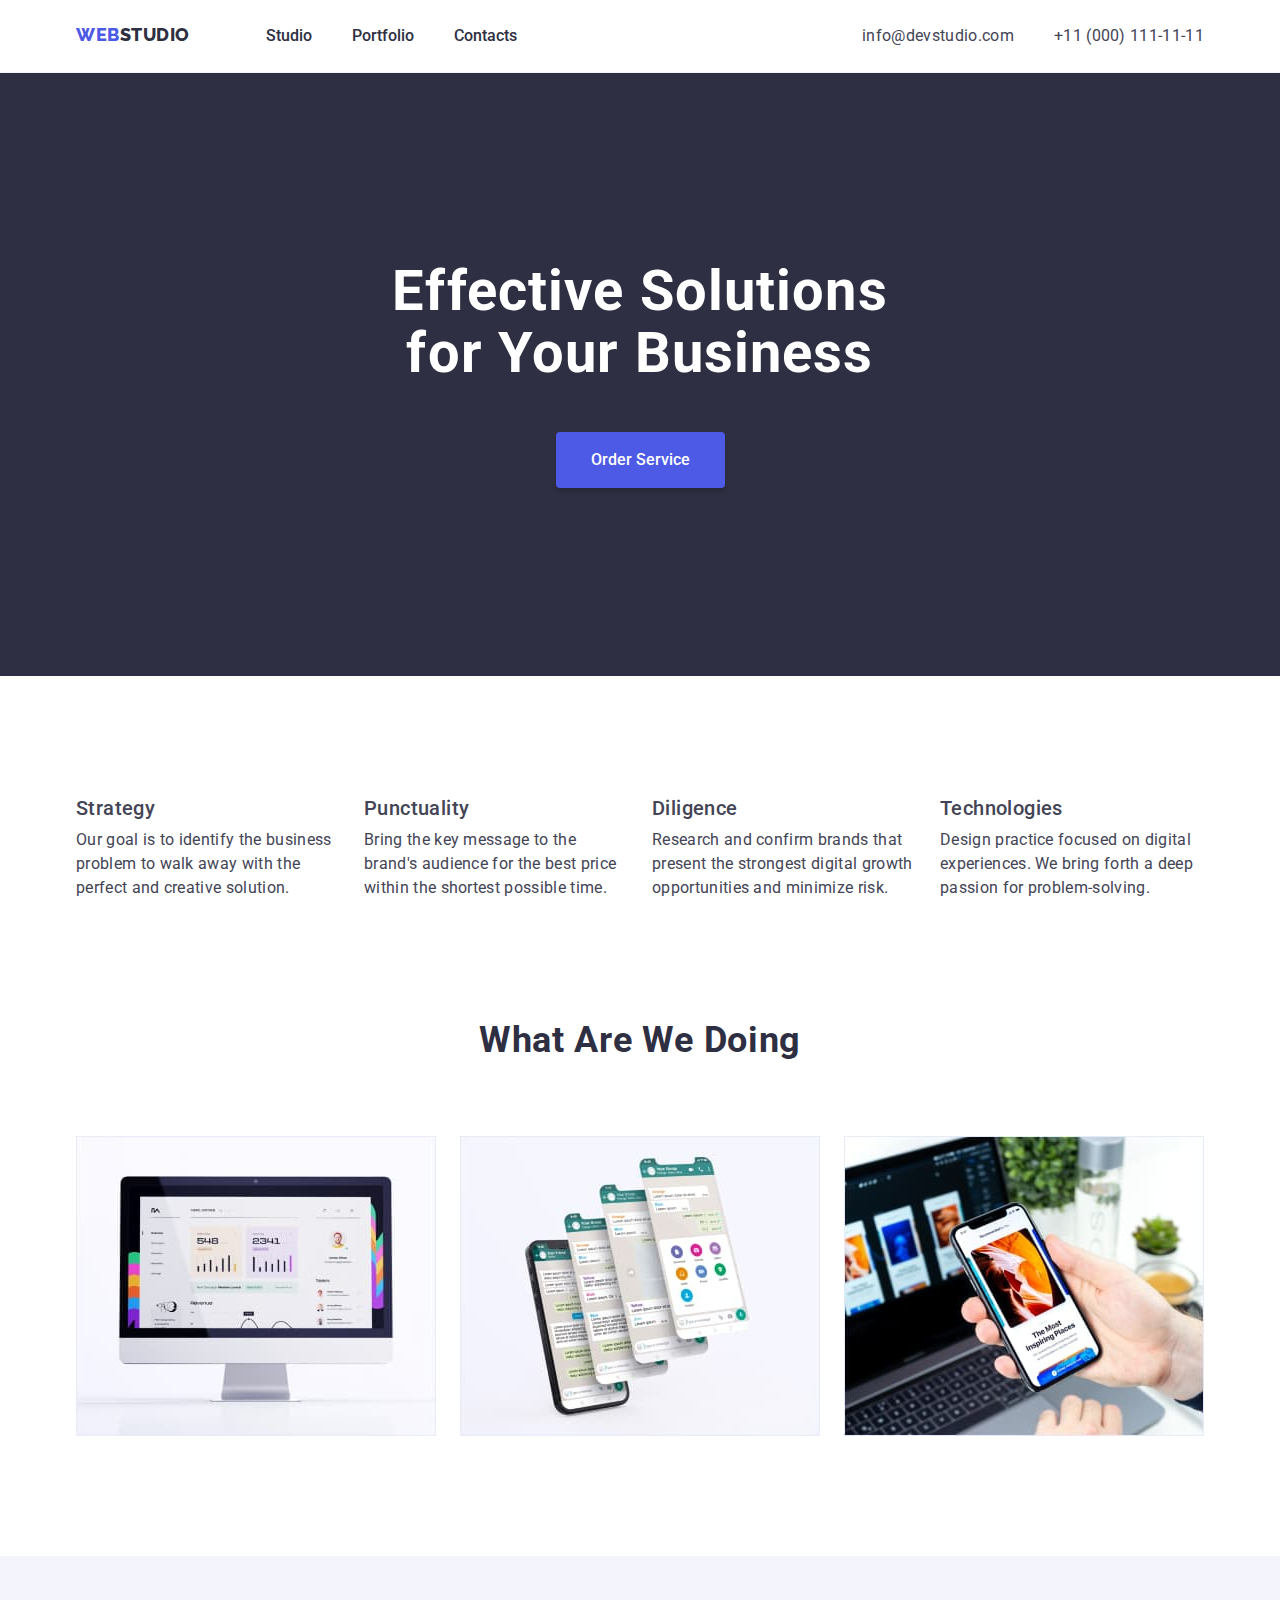
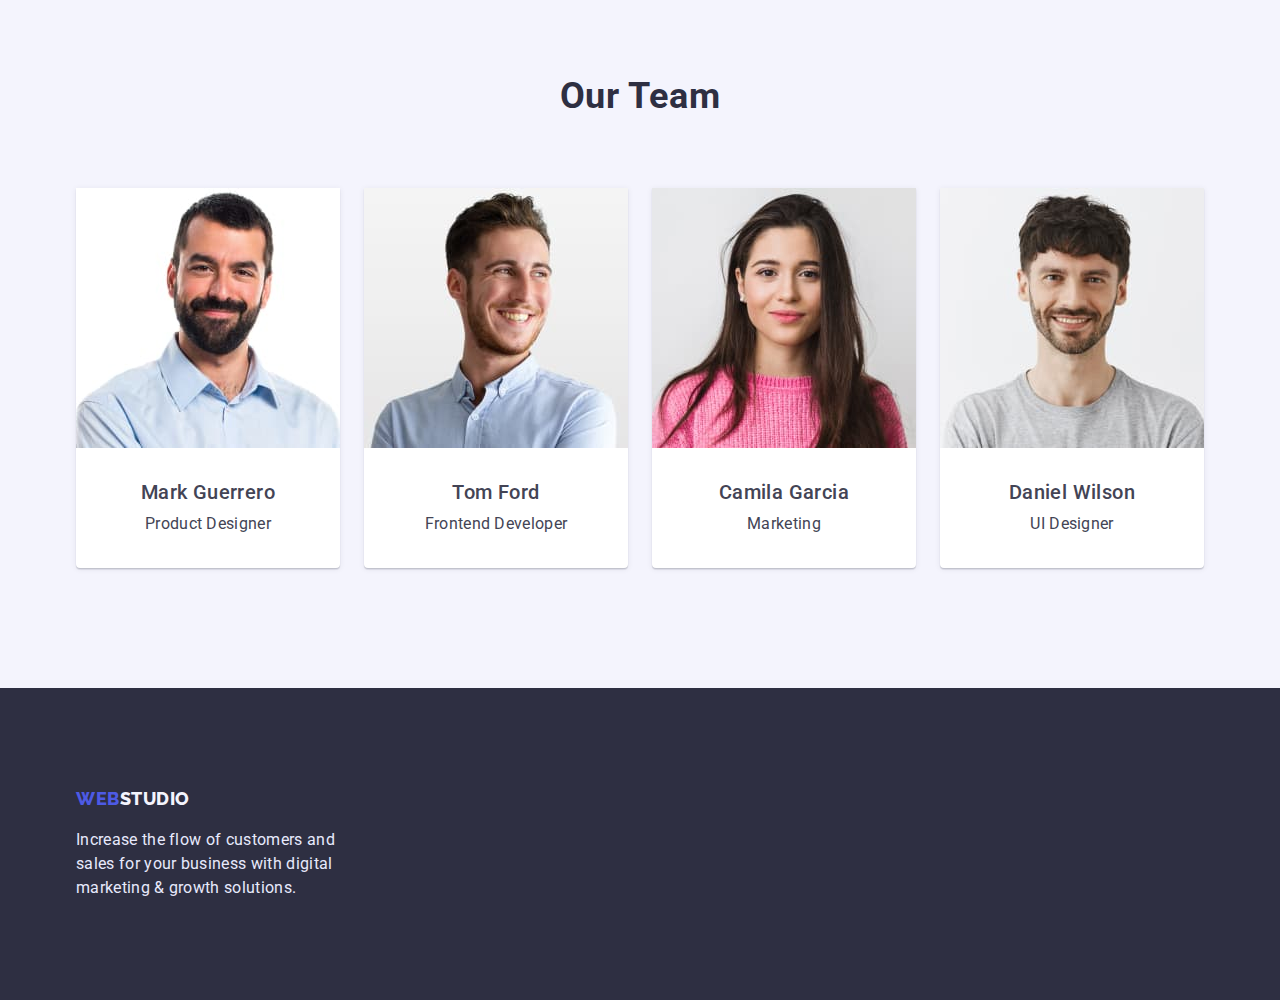
<file: index.html>
<!DOCTYPE html>
<html lang="en">
  <head>
    <meta charset="UTF-8" />
    <meta http-equiv="X-UA-Compatible" content="IE=edge" />
    <meta name="viewport" content="width=device-width, initial-scale=1.0" />
    <title>Main page</title>
    <link rel="preconnect" href="https://fonts.googleapis.com" />
    <link rel="preconnect" href="https://fonts.gstatic.com" crossorigin />
    <link
      href="https://fonts.googleapis.com/css2?family=Raleway:wght@800&display=swap"
      rel="stylesheet"
    />
    <link rel="preconnect" href="https://fonts.googleapis.com" />
    <link rel="preconnect" href="https://fonts.gstatic.com" crossorigin />
    <link
      href="https://fonts.googleapis.com/css2?family=Roboto:wght@400;500;700;900&display=swap"
      rel="stylesheet"
    />
    <link
      rel="stylesheet"
      href="https://cdn.jsdelivr.net/npm/modern-normalize@1.1.0/modern-normalize.min.css"
    />
    <link rel="stylesheet" href="./css/styles.css" />
  </head>
  <body class="page">
    <header class="header">
      <div class="container top-line">
        <nav class="main-nav">
          <a href="./index.html" class="logo">
            <span class="web">Web</span>Studio
          </a>
          <ul class="site-nav list">
            <li class="item">
              <a href="./index.html" class="site-nav-link">Studio</a>
            </li>
            <li class="item">
              <a href="./portfolio.html" class="site-nav-link">Portfolio</a>
            </li>
            <li class="item"><a href="" class="site-nav-link">Contacts</a></li>
          </ul>
        </nav>

        <address class="auth-nav list">
          <ul class="address-list">
            <li class="item">
              <a href="mailto:info@devstudio.com" class="address-link"
                >info@devstudio.com</a
              >
            </li>
            <li class="item">
              <a href="tel:+110001111111" class="address-link"
                >+11 (000) 111-11-11</a
              >
            </li>
          </ul>
        </address>
      </div>
    </header>

    <main>
      <section class="hero">
        <div class="container">
          <h1 class="hero-title">Effective Solutions for Your Business</h1>
          <button type="button" class="hero-button">Order Service</button>
        </div>
      </section>

      <section class="section">
        <div class="container">
          <h2 class="hidden">Features</h2>
          <ul class="features list">
            <li class="feature-item">
              <h3 class="feature-item-title">Strategy</h3>
              <p class="feature-item-text">
                Our goal is to identify the business problem to walk away with
                the perfect and creative solution.
              </p>
            </li>
            <li class="feature-item">
              <h3 class="feature-item-title">Punctuality</h3>
              <p class="feature-item-text">
                Bring the key message to the brand's audience for the best price
                within the shortest possible time.
              </p>
            </li>
            <li class="feature-item">
              <h3 class="feature-item-title">Diligence</h3>
              <p class="feature-item-text">
                Research and confirm brands that present the strongest digital
                growth opportunities and minimize risk.
              </p>
            </li>
            <li class="feature-item">
              <h3 class="feature-item-title">Technologies</h3>
              <p class="feature-item-text">
                Design practice focused on digital experiences. We bring forth a
                deep passion for problem-solving.
              </p>
            </li>
          </ul>
        </div>
      </section>

      <section class="section no-padding">
        <div class="container">
          <h2 class="direction-title section-title">What are we doing</h2>
          <ul class="direction list">
            <li class="image-item">
              <img
                src="./images/what-are-we-doing/img1.jpg"
                alt="computer`s screen"
                width="360"
              />
            </li>
            <li class="image-item">
              <img
                src="./images/what-are-we-doing/img2.jpg"
                alt="smartphone`s screen"
                width="360"
              />
            </li>
            <li class="image-item">
              <img
                src="./images/what-are-we-doing/img3.jpg"
                alt="laptop`s and computer`s screens"
                width="360"
              />
            </li>
          </ul>
        </div>
      </section>

      <section class="team section">
        <div class="container">
          <h2 class="section-title">Our Team</h2>
          <ul class="team-members list">
            <li class="team-card">
              <img
                src="./images/our-team/mark-guerrero.jpg"
                alt="Mark Guerrero"
                width="264"
                height="260"
              />
              <div class="team-card-bottom">
                <h3 class="team-names">Mark Guerrero</h3>
                <p class="team-position">Product Designer</p>
              </div>
            </li>
            <li class="team-card">
              <img
                src="./images/our-team/tom-ford.jpg"
                alt="Tom Ford"
                width="264"
                height="260"
              />
              <div class="team-card-bottom">
                <h3 class="team-names">Tom Ford</h3>
                <p class="team-position">Frontend Developer</p>
              </div>
            </li>
            <li class="team-card">
              <img
                src="./images/our-team/camila-garcia.jpg"
                alt="Camila Garcia"
                width="264"
                height="260"
              />
              <div class="team-card-bottom">
                <h3 class="team-names">Camila Garcia</h3>
                <p class="team-position">Marketing</p>
              </div>
            </li>
            <li class="team-card">
              <img
                src="./images/our-team/daniel-wilson.jpg"
                alt="Daniel Wilson"
                width="264"
                height="260"
              />
              <div class="team-card-bottom">
                <h3 class="team-names">Daniel Wilson</h3>
                <p class="team-position">UI Designer</p>
              </div>
            </li>
          </ul>
        </div>
      </section>
    </main>

    <footer class="footer">
      <div class="container footer-left">
        <a href="./index.html" class="footer-logo">
          <span class="web">Web</span>Studio
        </a>
        <p class="footer-text">
          Increase the flow of customers and sales for your business with
          digital marketing & growth solutions.
        </p>
      </div>
    </footer>
  </body>
</html>
</file>
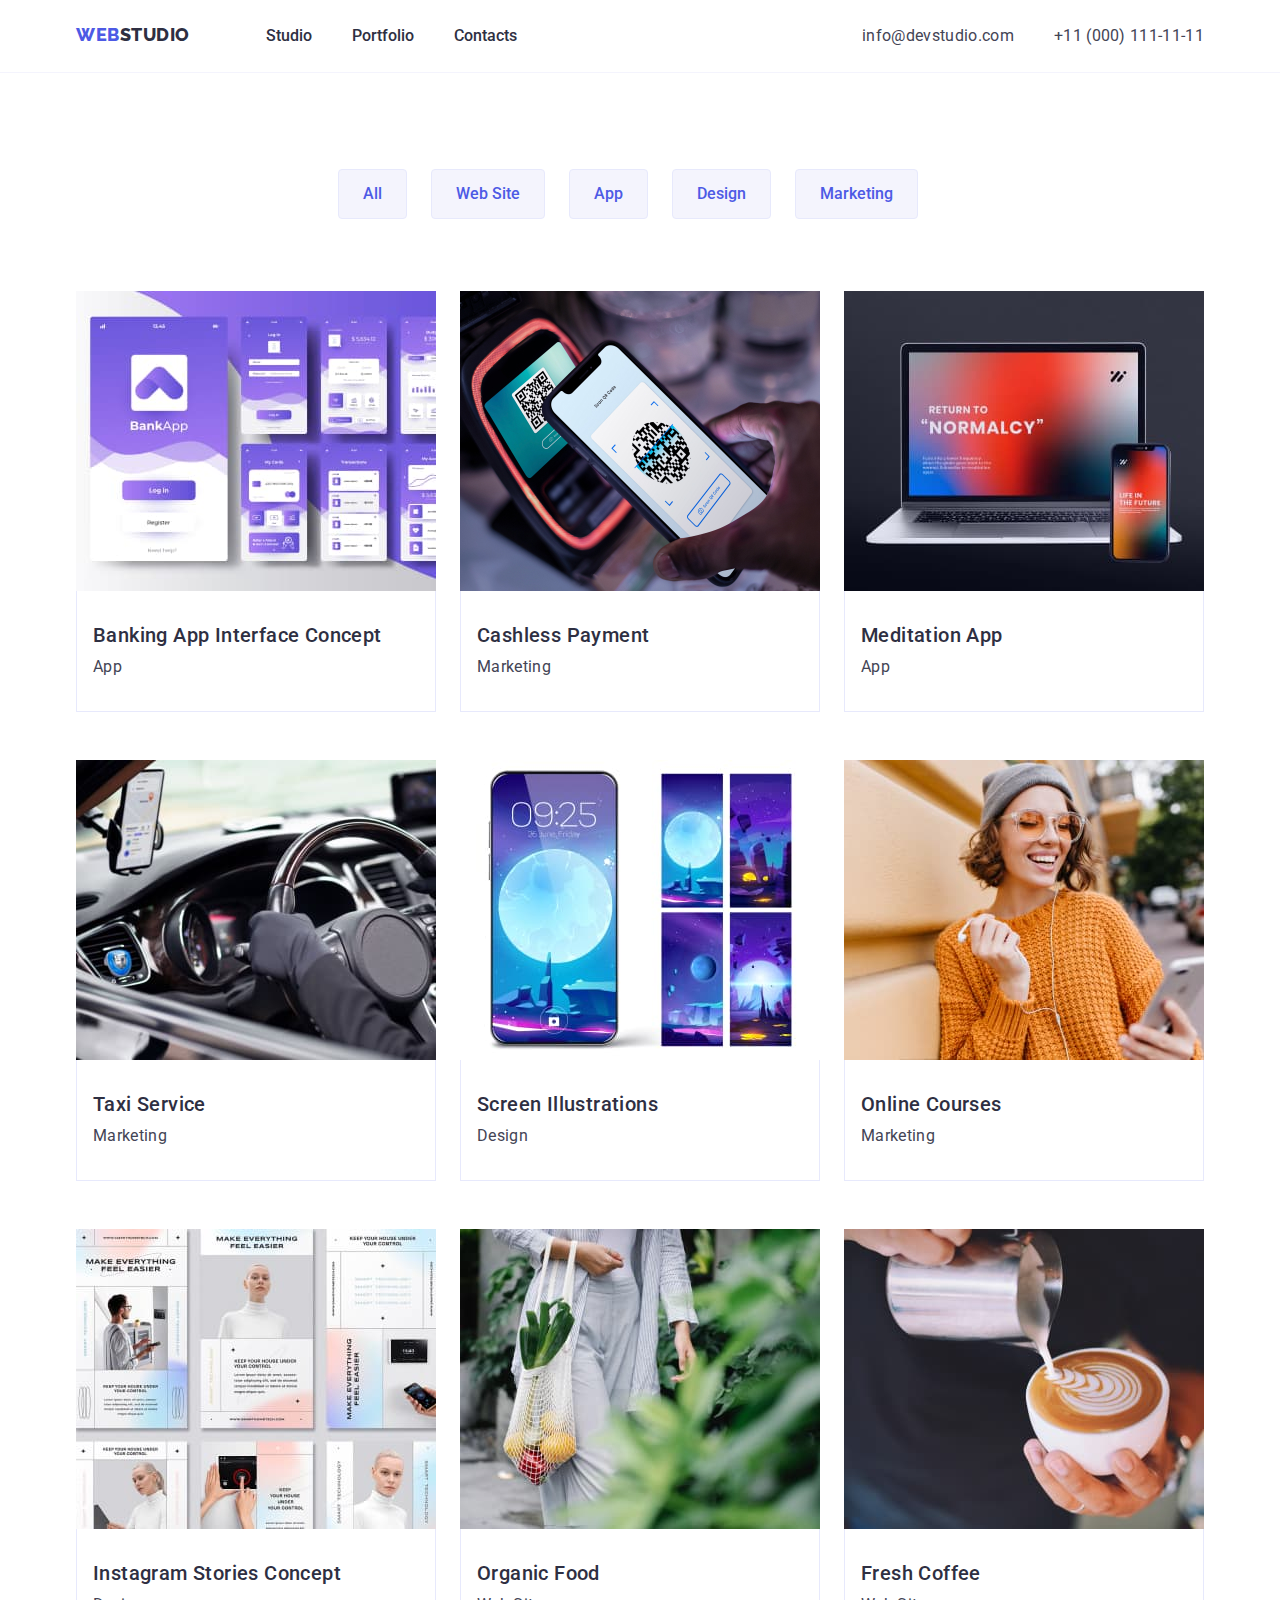
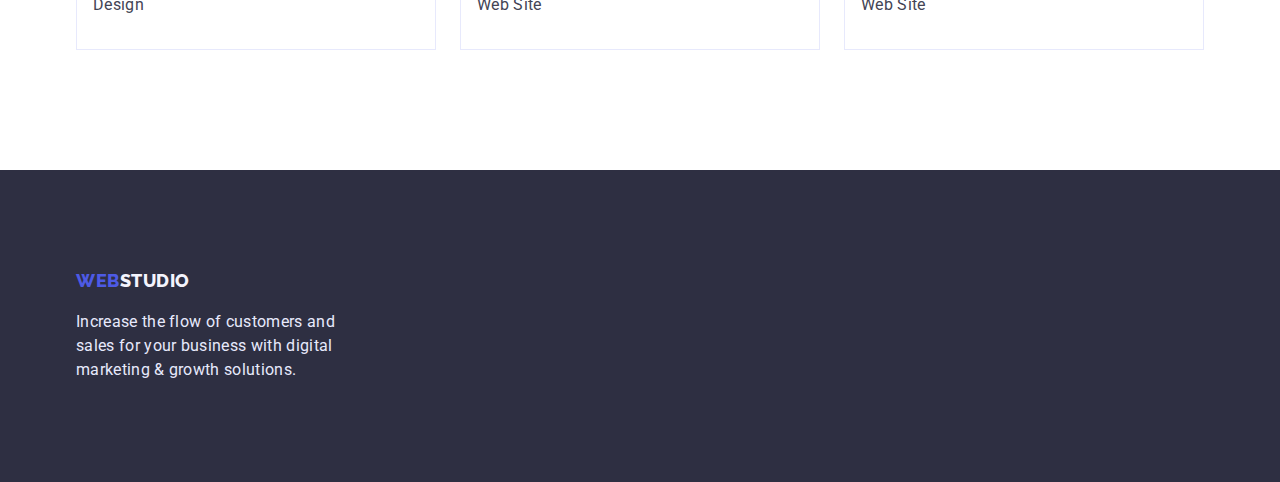
<file: portfolio.html>
<!DOCTYPE html>
<html lang="en">
  <head>
    <meta charset="UTF-8" />
    <meta http-equiv="X-UA-Compatible" content="IE=edge" />
    <meta name="viewport" content="width=device-width, initial-scale=1.0" />
    <title>Portfolio</title>
    <link rel="preconnect" href="https://fonts.googleapis.com" />
    <link rel="preconnect" href="https://fonts.gstatic.com" crossorigin />
    <link
      href="https://fonts.googleapis.com/css2?family=Raleway:wght@800&display=swap"
      rel="stylesheet"
    />
    <link rel="preconnect" href="https://fonts.googleapis.com" />
    <link rel="preconnect" href="https://fonts.gstatic.com" crossorigin />
    <link
      href="https://fonts.googleapis.com/css2?family=Roboto:wght@400;500;700;900&display=swap"
      rel="stylesheet"
    />
    <link
      rel="stylesheet"
      href="https://cdn.jsdelivr.net/npm/modern-normalize@1.1.0/modern-normalize.min.css"
    />
    <link rel="stylesheet" href="./css/styles.css" />
  </head>
  <body class="page">
    <header class="header">
      <div class="container top-line">
        <nav class="main-nav">
          <a href="./index.html" class="logo">
            <span class="web">Web</span>Studio
          </a>
          <ul class="site-nav list">
            <li class="item">
              <a href="./index.html" class="site-nav-link">Studio</a>
            </li>
            <li class="item">
              <a href="./portfolio.html" class="site-nav-link">Portfolio</a>
            </li>
            <li class="item"><a href="" class="site-nav-link">Contacts</a></li>
          </ul>
        </nav>

        <address class="auth-nav list">
          <ul class="address-list">
            <li class="item">
              <a href="mailto:info@devstudio.com" class="address-link"
                >info@devstudio.com</a
              >
            </li>
            <li class="item">
              <a href="tel:+110001111111" class="address-link"
                >+11 (000) 111-11-11</a
              >
            </li>
          </ul>
        </address>
      </div>
    </header>

    <main>
      <section class="section no-padding container">
        <h1 class="hidden">Our Works</h1>

        <ul class="button-line list">
          <li>
            <button type="button" class="button">All</button>
          </li>
          <li>
            <button type="button" class="button">Web Site</button>
          </li>
          <li>
            <button type="button" class="button">App</button>
          </li>
          <li>
            <button type="button" class="button">Design</button>
          </li>
          <li>
            <button type="button" class="button">Marketing</button>
          </li>
        </ul>

        <ul class="work-examples">
          <li class="work-card">
            <a href="" class="work-link">
              <img
                src="./images/portfolio/banking-app.jpg"
                alt="Banking App
            Interface"
                width="360"
              />
              <div class="work-card-bottom">
                <h2 class="work-title">Banking App Interface Concept</h2>
                <p class="work-type">App</p>
              </div>
            </a>
          </li>
          <li class="work-card">
            <a href="" class="work-link">
              <img
                src="./images/portfolio/payment.jpg"
                alt="a smartphone scans a
            QR code"
                width="360"
              />
              <div class="work-card-bottom">
                <h2 class="work-title">Cashless Payment</h2>
                <p class="work-type">Marketing</p>
              </div>
            </a>
          </li>
          <li class="work-card">
            <a href="" class="work-link">
              <img
                src="./images/portfolio/meditation.jpg"
                alt="A laptop and a
            smartphone"
                width="360"
              />
              <div class="work-card-bottom">
                <h2 class="work-title">Meditation App</h2>
                <p class="work-type">App</p>
              </div>
            </a>
          </li>
          <li class="work-card">
            <a href="" class="work-link">
              <img
                src="./images/portfolio/taxi.jpg"
                alt="a taxi app opened in
            front of a driver"
                width="360"
              />
              <div class="work-card-bottom">
                <h2 class="work-title">Taxi Service</h2>
                <p class="work-type">Marketing</p>
              </div>
            </a>
          </li>
          <li class="work-card">
            <a href="" class="work-link">
              <img
                src="./images/portfolio/illustration.jpg"
                alt="Fantastic fool
            moon Illustrations"
                width="360"
              />
              <div class="work-card-bottom">
                <h2 class="work-title">Screen Illustrations</h2>
                <p class="work-type">Design</p>
              </div>
            </a>
          </li>
          <li class="work-card">
            <a href="" class="work-link">
              <img
                src="./images/portfolio/girl.jpg"
                alt="Young woman with a
            smartphone"
                width="360"
              />
              <div class="work-card-bottom">
                <h2 class="work-title">Online Courses</h2>
                <p class="work-type">Marketing</p>
              </div>
            </a>
          </li>
          <li class="work-card">
            <a href="" class="work-link">
              <img
                src="./images/portfolio/stories.jpg"
                alt="Instagram Stories
            examples"
                width="360"
              />
              <div class="work-card-bottom">
                <h2 class="work-title">Instagram Stories Concept</h2>
                <p class="work-type">Design</p>
              </div>
            </a>
          </li>
          <li class="work-card">
            <a href="" class="work-link">
              <img
                src="./images/portfolio/organic.jpg"
                alt="Vegetables in a net"
                width="360"
              />
              <div class="work-card-bottom">
                <h2 class="work-title">Organic Food</h2>
                <p class="work-type">Web Site</p>
              </div>
            </a>
          </li>
          <li class="work-card">
            <a href="" class="work-link">
              <img
                src="./images/portfolio/coffee.jpg"
                alt="A cup of coffe"
                width="360"
              />
              <div class="work-card-bottom">
                <h2 class="work-title">Fresh Coffee</h2>
                <p class="work-type">Web Site</p>
              </div>
            </a>
          </li>
        </ul>
      </section>
    </main>

    <footer class="footer">
      <div class="container footer-left">
        <a href="./index.html" class="footer-logo">
          <span class="web">Web</span>Studio
        </a>
        <p class="footer-text">
          Increase the flow of customers and sales for your business with
          digital marketing & growth solutions.
        </p>
      </div>
    </footer>
  </body>
</html>
</file>
<file: css/styles.css>
:root {
  --primary-text-color: #434455;
  --title-text-color: #2e2f42;
  --accent-color: #4d5ae5;
  --hover-focus-color: #404bbf;
  --contrast-logo-color: #f4f4fd;
  --footer-text-color: #e7e9fc;
  --dark-background-color: #2e2f42;
  --light-background-color: #f4f4fd;
  --primary-white-color: #fff;
}

body {
  font-family: "Roboto", "sans-serif";
  color: var(--primary-text-color);
  background-color: var(--primary-white-color);
}

h1,
h2,
h3,
h4,
p {
  margin-top: 0;
  margin-bottom: 0;
}

ul {
  margin-top: 0;
  margin-bottom: 0;
  padding-left: 0;
}

img {
  display: block;
}

.container {
  margin-right: auto;
  margin-left: auto;
  width: 1158px;
  padding-left: 15px;
  padding-right: 15px;
}

.list {
  padding: 0;
  margin: 0;
  list-style: none;
}

.section-title {
  font-size: 36px;
  line-height: 40px;
  text-align: center;
  letter-spacing: 0.02em;
  text-transform: capitalize;
  color: var(--title-text-color);
}

.section {
  padding-top: 120px;
  padding-bottom: 120px;
}

.section.no-padding {
  padding-top: 0;
}

.hidden {
  position: absolute;
  width: 1px;
  height: 1px;
  margin: -1px;
  border: 0;
  padding: 0;

  white-space: nowrap;
  clip-path: inset(100%);
  clip: rect(0 0 0 0);
  overflow: hidden;
}

/* Header */

.header {
  padding: 24px 0 24px 0;
  border-bottom: 1px solid;
  border-color: var(--light-background-color);
}
.logo {
  text-decoration: none;
  font-family: "Raleway";
  font-weight: 800;
  font-size: 18px;
  line-height: 1.2;
  letter-spacing: 0.03em;
  text-transform: uppercase;
  color: var(--title-text-color);
}
.web {
  color: var(--accent-color);
}

.top-line {
  display: flex;
  align-items: center;
}

.main-nav {
  display: flex;
}

/* Site nav */

.site-nav {
  display: flex;
  margin-left: 76px;
}

.site-nav .item:not(:last-child) {
  margin-right: 40px;
}

.site-nav-link {
  font-weight: 500;
  font-size: 16px;
  line-height: 1.5;
  text-decoration: none;
  color: var(--title-text-color);
}

.site-nav-link:hover,
.site-nav-link:focus {
  color: var(--hover-focus-color);
}

/* Address */
.auth-nav {
  display: flex;
  margin-left: auto;
}

.address-list .item:not(:last-child) {
  margin-right: 40px;
}

.address-list {
  display: flex;
  list-style: none;
}

.address-link {
  text-decoration: none;
  font-style: normal;
  font-weight: 400;
  font-size: 16px;
  line-height: 1.5;
  letter-spacing: 0.02em;
  color: var(--primary-text-color);
}

.address-link:hover,
.address-link:focus {
  color: var(--hover-focus-color);
}

/* Footer */

.footer {
  padding-top: 100px;
  padding-bottom: 100px;
  background-color: var(--dark-background-color);
}

.footer-left {
  display: flex;
  flex-direction: column;
  justify-content: left;
}

.footer-logo {
  text-decoration: none;
  font-family: "Raleway";
  font-weight: 800;
  font-size: 18px;
  line-height: 1.2;
  letter-spacing: 0.03em;
  text-transform: uppercase;
  color: var(--contrast-logo-color);
}

.footer-text {
  color: var(--footer-text-color);
  font-size: 16px;
  line-height: 1.5;
  letter-spacing: 0.02em;
  width: 264px;
  margin-top: 18px;
}

/* Main Page Content */

/* Hero */

.hero {
  text-align: center;
  background-color: var(--dark-background-color);
  padding-top: 188px;
  padding-bottom: 188px;
}

.hero-title {
  max-width: 500px;
  margin-left: auto;
  margin-right: auto;
  font-size: 56px;
  line-height: 1.1;
  letter-spacing: 0.02em;
  color: var(--primary-white-color);
}

.hero-button {
  width: 169px;
  height: 56px;
  margin-top: 48px;
  cursor: pointer;
  font-family: inherit;
  font-weight: 500;
  font-size: 16px;
  line-height: 1.5;
  color: var(--primary-white-color);
  background-color: var(--accent-color);
  box-shadow: 0px 4px 4px rgba(0, 0, 0, 0.15);
  border: 1px solid transparent;
  border-radius: 4px;
}

.hero-button:hover,
.hero-button:focus {
  background-color: var(--hover-focus-color);
}

/* Features */
.features {
  display: flex;
}

.feature-item-title {
  font-weight: 500;
  font-size: 20px;
  line-height: 1.2;
  letter-spacing: 0.02em;
}

.feature-item:not(:last-child) {
  margin-right: 24px;
}

.feature-item-text {
  width: 264px;
  margin-top: 8px;
  font-size: 16px;
  line-height: 1.5;
  letter-spacing: 0.02em;
}

/* What are we doing */

.direction-title {
  margin-bottom: 76px;
}

.direction {
  display: flex;
}

.image-item:not(:last-child) {
  margin-right: 24px;
  padding: 0;
}

/* Our Team */

.team {
  background-color: var(--light-background-color);
}

.team-members {
  display: flex;
}

.team-names {
  font-weight: 500;
  font-size: 20px;
  line-height: 1.2;
  text-align: center;
  letter-spacing: 0.02em;
}

.team-position {
  font-weight: 400;
  font-size: 16px;
  line-height: 1.5;
  text-align: center;
  letter-spacing: 0.02em;
  margin-top: 8px;
}

.team-card {
  background-color: var(--primary-white-color);
  box-shadow: 0px 1px 6px rgba(46, 47, 66, 0.08),
    0px 1px 1px rgba(46, 47, 66, 0.16), 0px 2px 1px rgba(46, 47, 66, 0.08);
  border-radius: 0px 0px 4px 4px;
  padding: 0;
  margin-right: 24px;
  margin-top: 72px;
  width: 264px;
}

.team-card-bottom {
  padding-bottom: 32px;
  padding-top: 32px;
}

/* Portfolio */

/* Filters */

.button-line {
  display: flex;
  justify-content: center;
  padding-top: 96px;
}

.button {
  cursor: pointer;
  color: var(--accent-color);
  background-color: var(--light-background-color);
  border: 1px solid #e7e9fc;
  border-radius: 4px;
  font-family: inherit;
  font-weight: 500;
  font-size: 16px;
  line-height: 1.5;
  text-align: center;
  padding: 12px 24px 12px 24px;
  margin-right: 24px;
}

.button:hover,
.button:focus {
  color: var(--primary-white-color);
  background-color: var(--hover-focus-color);
}

/* Works */

.work-examples {
  list-style: none;
  display: flex;
  flex-wrap: wrap;
  margin-top: 72px;
}

.work-link {
  text-decoration: none;
}

.work-title {
  color: var(--title-text-color);
  font-weight: 500;
  font-size: 20px;
  line-height: 1.2;
  letter-spacing: 0.02em;
}

.work-type {
  margin-top: 8px;
  font-size: 16px;
  line-height: 1.5;
  letter-spacing: 0.02em;
  color: #434455;
}

.work-card {
  background-color: var(--primary-white-color);
  width: 360px;
  margin-right: 24px;
  margin-top: 48px;
}

.work-card:nth-child(-n + 3) {
  margin-top: 0;
}

.work-card:nth-child(3n) {
  margin-right: 0;
}

.work-card-bottom {
  border: 1px solid;
  border-color: #e7e9fc;
  border-top: transparent;
  padding-top: 32px;
  padding-bottom: 32px;
  padding-left: 16px;
}
</file>
